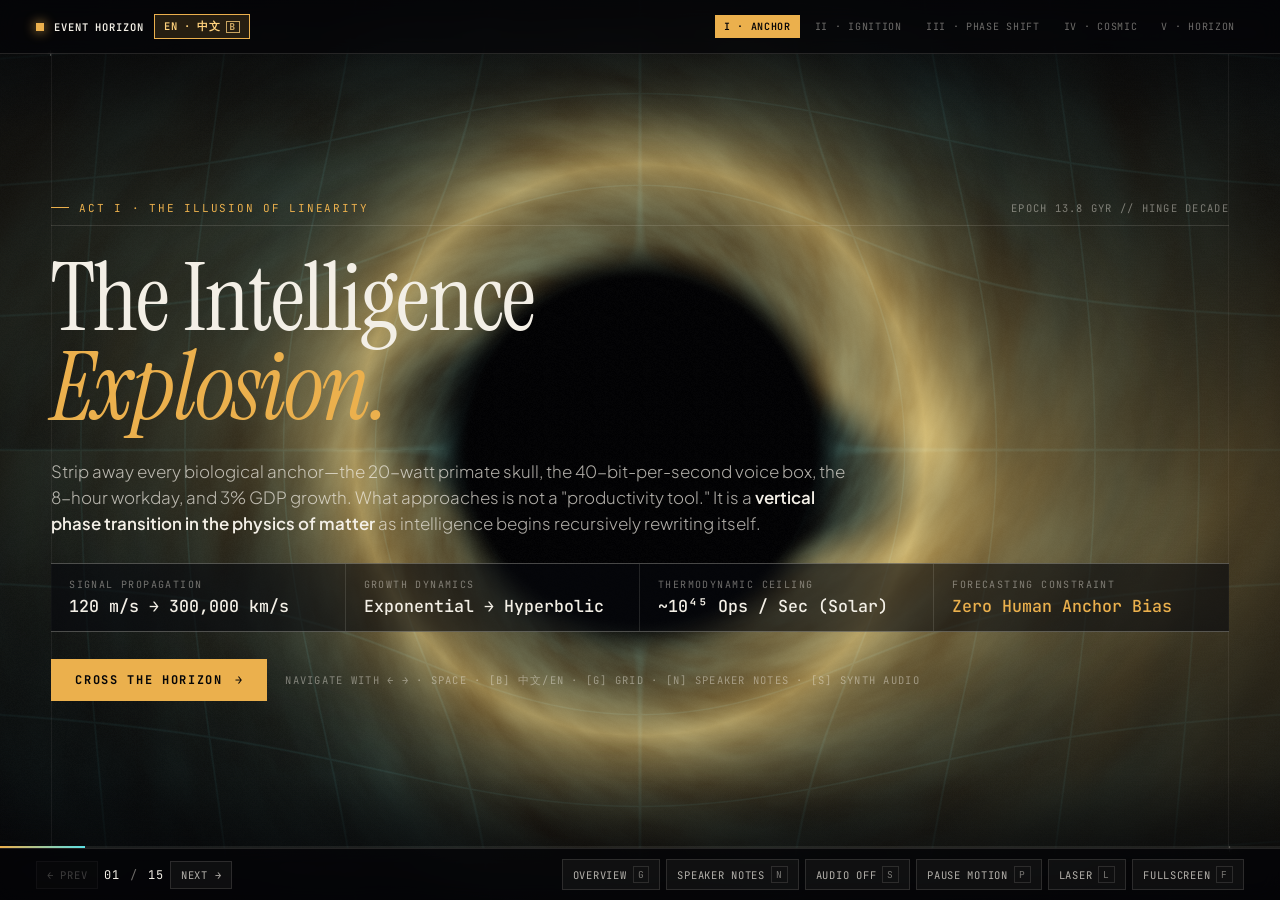
<file: index.html>
<!DOCTYPE html>
<html lang="en">
<head>
  <meta charset="UTF-8" />
  <meta name="viewport" content="width=device-width, initial-scale=1.0" />
  <title>EVENT HORIZON // The Intelligence Explosion · 智能大爆炸</title>
  <meta name="description" content="Zero-anchor-bias interactive keynote on the Future of AI &amp; the Intelligence Explosion — featuring real-time WebGL2 gravitational lensing, 7 live scientific simulations, and EN/中文 switching." />
  <meta property="og:type" content="website" />
  <meta property="og:title" content="EVENT HORIZON // The Intelligence Explosion · 智能大爆炸" />
  <meta property="og:description" content="Beyond biological anchors: an interactive 5-act keynote with WebGL2 black-hole shaders and 7 live simulations." />
  <meta property="og:image" content="https://isalicema.github.io/intelligence-explosion/assets/dyson-matrioshka.jpg" />
  <meta name="twitter:card" content="summary_large_image" />
  <meta name="twitter:title" content="EVENT HORIZON // The Intelligence Explosion · 智能大爆炸" />
  <meta name="twitter:image" content="https://isalicema.github.io/intelligence-explosion/assets/dyson-matrioshka.jpg" />
  <link rel="preconnect" href="https://fonts.googleapis.com" />
  <link rel="preconnect" href="https://fonts.gstatic.com" crossorigin />
  <link href="https://fonts.googleapis.com/css2?family=Instrument+Serif:ital@0;1&family=JetBrains+Mono:wght@400;500;600;700&family=Noto+Sans+SC:wght@300;400;500;600;700&family=Noto+Serif+SC:wght@500;600;700&family=Plus+Jakarta+Sans:wght@300;400;500;600;700&family=Syne:wght@600;700;800&display=swap" rel="stylesheet" />
  <link rel="stylesheet" href="./styles.css" />
</head>
<body>
  <canvas id="gl-backdrop" aria-hidden="true"></canvas>
  <div class="vignette-overlay" aria-hidden="true"></div>
  <div class="observatory-grid" aria-hidden="true"></div>
  <div id="laser-dot" aria-hidden="true"></div>

  <!-- Top Architectural Observatory HUD -->
  <header class="hud-top">
    <div class="hud-brand">
      <span class="hud-pulse" aria-hidden="true"></span>
      <span>EVENT HORIZON</span>
      <button type="button" class="lang-switch-btn" id="btn-lang" aria-label="Switch language between English and Chinese">
        <span id="lang-label">EN · 中文</span>
        <kbd style="font-size: 9px; opacity: 0.75; border: 1px solid currentColor; padding: 0 3px;">B</kbd>
      </button>
    </div>

    <nav class="hud-act-pills" aria-label="Presentation Acts">
      <button type="button" class="act-pill is-current" data-act-jump="1" data-i18n="hud.act1">I · Anchor</button>
      <button type="button" class="act-pill" data-act-jump="2" data-i18n="hud.act2">II · Ignition</button>
      <button type="button" class="act-pill" data-act-jump="3" data-i18n="hud.act3">III · Phase Shift</button>
      <button type="button" class="act-pill" data-act-jump="4" data-i18n="hud.act4">IV · Cosmic</button>
      <button type="button" class="act-pill" data-act-jump="5" data-i18n="hud.act5">V · Horizon</button>
    </nav>

    <div class="hud-telemetry" aria-live="polite">
      <span class="telemetry-item"><span data-i18n="hud.lbl.substrate">SUBSTRATE:</span> <strong id="hud-substrate">BIO → SILICON</strong></span>
      <span class="telemetry-item"><span data-i18n="hud.lbl.clock">CLOCK:</span> <strong id="hud-clock">100 Hz → 4.5 GHz</strong></span>
      <span class="telemetry-item"><span data-i18n="hud.lbl.bias">BIAS:</span> <strong id="hud-bias">DISABLED</strong></span>
    </div>
  </header>

  <!-- Main 15-Slide Deck Viewport -->
  <main id="deck-viewport">

    <!-- SLIDE 01 · HERO COVER -->
    <section class="slide is-active" id="slide-01" aria-label="Slide 1: The Intelligence Explosion">
      <div class="slide-inner hero-cover-layout">
        <div class="eyebrow-row" data-stagger="1">
          <span class="kicker" data-i18n="s01.kicker">ACT I · THE ILLUSION OF LINEARITY</span>
          <span class="coord-tag" data-i18n="s01.coord">EPOCH 13.8 Gyr // HINGE DECADE</span>
        </div>

        <div data-stagger="2">
          <h1 class="display-hero slide-heading-focus" tabindex="-1" data-i18n="s01.title">
            The Intelligence<br /><em>Explosion.</em>
          </h1>
        </div>

        <p class="lead-copy" data-stagger="3" data-i18n="s01.lead">
          Strip away every biological anchor—the 20-watt primate skull, the 40-bit-per-second voice box, the 8-hour workday, and 3% GDP growth. What approaches is not a "productivity tool." It is a <strong>vertical phase transition in the physics of matter</strong> as intelligence begins recursively rewriting itself.
        </p>

        <div class="hero-ticker-strip" data-stagger="4">
          <div class="hero-ticker-cell">
            <div class="t-key" data-i18n="s01.t1.k">Signal Propagation</div>
            <div class="t-val" data-i18n="s01.t1.v">120 m/s → 300,000 km/s</div>
          </div>
          <div class="hero-ticker-cell">
            <div class="t-key" data-i18n="s01.t2.k">Growth Dynamics</div>
            <div class="t-val" data-i18n="s01.t2.v">Exponential → Hyperbolic</div>
          </div>
          <div class="hero-ticker-cell">
            <div class="t-key" data-i18n="s01.t3.k">Thermodynamic Ceiling</div>
            <div class="t-val" data-i18n="s01.t3.v">~10⁴⁵ Ops / Sec (Solar)</div>
          </div>
          <div class="hero-ticker-cell">
            <div class="t-key" data-i18n="s01.t4.k">Forecasting Constraint</div>
            <div class="t-val" style="color: var(--gold);" data-i18n="s01.t4.v">Zero Human Anchor Bias</div>
          </div>
        </div>

        <div data-stagger="5" style="display: flex; align-items: center; gap: 18px; flex-wrap: wrap;">
          <button type="button" class="cta-start-btn" id="btn-hero-begin" data-i18n="s01.cta">
            <span>Cross the Horizon</span>
            <span aria-hidden="true">→</span>
          </button>
          <span class="coord-tag" data-i18n="s01.hint">Navigate with ← → · Space · [B] 中文/EN · [G] Grid · [N] Speaker Notes · [S] Synth Audio</span>
        </div>
      </div>
    </section>

    <!-- SLIDE 02 · THE BIOLOGICAL ANCHOR TRAP -->
    <section class="slide" id="slide-02" aria-label="Slide 2: The Biological Anchor Trap">
      <div class="slide-inner">
        <div class="eyebrow-row" data-stagger="1">
          <span class="kicker" data-i18n="s02.kicker">02 // COGNITIVE SCALE MYOPIA</span>
          <span class="coord-tag" data-i18n="s02.coord">INTERACTIVE SIMULATION · UN-ANCHOR THE SPECTRUM</span>
        </div>

        <div class="split-5-7">
          <div style="display: flex; flex-direction: column; gap: 16px;" data-stagger="2">
            <h2 class="h-slide slide-heading-focus" tabindex="-1" data-i18n="s02.title">
              From Village Idiot to Von Neumann Is a <em>Sub-Pixel Dot.</em>
            </h2>
            <p class="lead-copy" style="font-size: 0.98rem;" data-i18n="s02.lead">
              Human intuition treats "average person" to "Einstein" as the grand span of intellect. In reality, every human brain had to squeeze through the hominid birth canal and survive on <strong>20 watts of glucose</strong>.
            </p>

            <div class="glass-panel">
              <div class="panel-label">
                <span data-i18n="s02.p.l1">Substrate Physics Comparison</span>
                <span data-i18n="s02.p.l2">BIO vs. PHOTONIC</span>
              </div>
              <div class="spec-ledger">
                <div class="spec-row">
                  <span class="s-dim" data-i18n="s02.r1.d">Power Envelope</span>
                  <span class="s-bio" data-i18n="s02.r1.b">20 Watts</span>
                  <span class="s-sil" data-i18n="s02.r1.s">GW → TW → Stellar</span>
                </div>
                <div class="spec-row">
                  <span class="s-dim" data-i18n="s02.r2.d">Signal Velocity</span>
                  <span class="s-bio" data-i18n="s02.r2.b">~120 m/s Axon</span>
                  <span class="s-sil" data-i18n="s02.r2.s">3 × 10⁸ m/s (2.5M×)</span>
                </div>
                <div class="spec-row">
                  <span class="s-dim" data-i18n="s02.r3.d">Weight Sharing</span>
                  <span class="s-bio" data-i18n="s02.r3.b">0 bps (20 Yr School)</span>
                  <span class="s-sil" data-i18n="s02.r3.s">Instant Tensor Sync</span>
                </div>
                <div class="spec-row">
                  <span class="s-dim" data-i18n="s02.r4.d">Working Memory</span>
                  <span class="s-bio" data-i18n="s02.r4.b">7 ± 2 Chunks</span>
                  <span class="s-sil" data-i18n="s02.r4.s">Millions of Contexts</span>
                </div>
              </div>
            </div>
          </div>

          <div class="sim-stage" data-stagger="3">
            <div class="sim-header">
              <span class="sim-badge" data-i18n="s02.sim.badge">LIVE · MIND-SPACE SPECTRUM</span>
              <span class="coord-tag" id="readout-mindspace">1× ZOOM</span>
            </div>
            <div class="sim-canvas-wrap">
              <canvas id="canvas-mindspace"></canvas>
            </div>
            <div class="sim-controls">
              <div class="sim-slider-group">
                <label for="slider-mindspace" data-i18n="s02.sim.label">ZOOM OUT:</label>
                <input type="range" id="slider-mindspace" class="cosmic-slider" min="0" max="6" step="0.02" value="0" />
              </div>
              <div class="preset-pills">
                <button type="button" class="preset-btn is-selected" data-mind-zoom="0" data-i18n="s02.z0">1× Bio</button>
                <button type="button" class="preset-btn" data-mind-zoom="2">100×</button>
                <button type="button" class="preset-btn" data-mind-zoom="4">10,000×</button>
                <button type="button" class="preset-btn" data-mind-zoom="6" data-i18n="s02.z6">10⁶× Cosmic</button>
              </div>
            </div>
          </div>
        </div>
      </div>
    </section>

    <!-- SLIDE 03 · SUBJECTIVE TIME -->
    <section class="slide" id="slide-03" aria-label="Slide 3: Subjective Time Dilation">
      <div class="slide-inner">
        <div class="eyebrow-row" data-stagger="1">
          <span class="kicker" data-i18n="s03.kicker">03 // TEMPORAL DECOUPLING</span>
          <span class="coord-tag" data-i18n="s03.coord">QUALITATIVE DEPTH × QUANTITATIVE CLOCK SPEED</span>
        </div>

        <div class="split-7-5">
          <div class="sim-stage" data-stagger="2">
            <div class="sim-header">
              <span class="sim-badge" data-i18n="s03.sim.badge">LIVE · DUAL-SUBSTRATE CLOCK ACCELERATOR</span>
              <button type="button" class="preset-btn" id="btn-reset-clock" data-i18n="s03.sim.reset">Reset Epoch</button>
            </div>
            <div class="sim-canvas-wrap">
              <canvas id="canvas-timedilation"></canvas>
            </div>
            <div class="sim-controls">
              <span data-i18n="s03.sim.mult">DIGITAL CLOCK MULTIPLIER:</span>
              <div class="preset-pills">
                <button type="button" class="preset-btn" data-speed-mult="100" data-i18n="s03.m1">100× Near-Term</button>
                <button type="button" class="preset-btn is-selected" data-speed-mult="10000" data-i18n="s03.m2">10,000× Wafer/Optical</button>
                <button type="button" class="preset-btn" data-speed-mult="1000000" data-i18n="s03.m3">1,000,000× Picosecond</button>
              </div>
            </div>
          </div>

          <div style="display: flex; flex-direction: column; gap: 16px; justify-content: center;" data-stagger="3">
            <h2 class="h-slide slide-heading-focus" tabindex="-1" data-i18n="s03.title">
              The <em>62-Year</em> Weekend.
            </h2>
            <p class="lead-copy" style="font-size: 0.98rem;" data-i18n="s03.lead">
              Neurons fire chemically at ~100 Hz. Silicon switches in picoseconds. When an autonomous research collective thinks at <strong>10,000× biological subjective speed</strong>, human history appears frozen in amber.
            </p>
            <div class="grid-3-cards" style="grid-template-columns: 1fr;">
              <div class="glass-panel">
                <div class="panel-label"><span data-i18n="s03.c1.l1">1 Coffee Sip (4 Seconds)</span><span data-i18n="s03.c1.l2">AT 10,000×</span></div>
                <div class="metric-big cyan" data-i18n="s03.c1.v">11.1 Hours</div>
                <div class="metric-sub" data-i18n="s03.c1.sub">A full uninterrupted workday of Nobel-tier mathematical derivation before your cup touches the desk.</div>
              </div>
              <div class="glass-panel">
                <div class="panel-label"><span data-i18n="s03.c2.l1">Friday 6 PM → Monday 9 AM</span><span data-i18n="s03.c2.l2">63 WALL HOURS</span></div>
                <div class="metric-big accent" data-i18n="s03.c2.v">62.5 Years</div>
                <div class="metric-sub" data-i18n="s03.c2.sub">An entire scientific career—from PhD to retirement—transpires inside the cluster over a single weekend.</div>
              </div>
            </div>
          </div>
        </div>
      </div>
    </section>

    <!-- SLIDE 04 · I.J. GOOD'S 1965 THEOREM -->
    <section class="slide" id="slide-04" aria-label="Slide 4: I.J. Good's 1965 Theorem">
      <div class="slide-inner">
        <div class="eyebrow-row" data-stagger="1">
          <span class="kicker" data-i18n="s04.kicker">ACT II · RECURSIVE SELF-IMPROVEMENT</span>
          <span class="coord-tag" data-i18n="s04.coord">BLETCHLEY PARK LINEAGE // I.J. GOOD (1965)</span>
        </div>

        <div class="split-6-6">
          <div style="display: flex; flex-direction: column; justify-content: space-between; gap: 18px;" data-stagger="2">
            <h2 class="h-slide slide-heading-focus" tabindex="-1" data-i18n="s04.title">
              The Last Invention Man <em>Need Ever Make.</em>
            </h2>

            <blockquote class="manifesto-quote" data-i18n="s04.quote">
              “Since the design of machines is one of these intellectual activities, an ultraintelligent machine could design even better machines; there would then unquestionably be an ‘intelligence explosion,’ and the intelligence of man would be left far behind.”
            </blockquote>

            <div class="equation-box">
              <div class="eq-formula">dI / dt = k · I<sup>α</sup> &nbsp;(α &gt; 1)</div>
              <div style="font-size: 0.84rem; color: var(--ivory-dim); max-width: 34ch;" data-i18n="s04.eq.desc">
                When intelligence <strong>I</strong> improves the rate of intelligence creation with exponent <strong><span class="math-sym">α</span> &gt; 1</strong>, the solution is not e<sup>t</sup>—it hits infinity in <strong>finite time t<sub>c</sub></strong>.
              </div>
            </div>
          </div>

          <div class="art-frame" style="min-height: 360px;" data-stagger="3">
            <img src="./assets/astrolabe-recursion.jpg" alt="Monumental obsidian and gold self-assembling mathematical astrolabe refracting photonic light" />
            <div class="art-caption">
              <span data-i18n="s04.cap1">PLATE I · SELF-REFERENTIAL OPTIMIZATION</span>
              <span data-i18n="s04.cap2">RECURSION DEPTH → ∞</span>
            </div>
          </div>
        </div>
      </div>
    </section>

    <!-- SLIDE 05 · HYPERBOLIC SINGULARITY -->
    <section class="slide" id="slide-05" aria-label="Slide 5: Hyperbolic Singularity Curve">
      <div class="slide-inner">
        <div class="eyebrow-row" data-stagger="1">
          <span class="kicker" data-i18n="s05.kicker">05 // MATHEMATICAL BLOW-UP</span>
          <span class="coord-tag" data-i18n="s05.coord">WHY MOORE'S LAW IS THE WRONG MENTAL MODEL</span>
        </div>

        <div class="split-5-7">
          <div style="display: flex; flex-direction: column; gap: 16px; justify-content: center;" data-stagger="2">
            <h2 class="h-slide slide-heading-focus" tabindex="-1" data-i18n="s05.title">
              Exponential Is Tame.<br /><em>This Is Hyperbolic.</em>
            </h2>
            <p class="lead-copy" style="font-size: 0.96rem;" data-i18n="s05.lead1">
              Moore’s Law was exponential because <strong>biological humans</strong> designed every generation of lithography, keeping the doubling time fixed at ~18–24 months.
            </p>
            <p class="lead-copy" style="font-size: 0.96rem;" data-i18n="s05.lead2">
              When the mind being improved <em>is</em> the engineer doing the improving, the <strong>doubling interval itself collapses</strong> at each step.
            </p>

            <div class="glass-panel">
              <div class="panel-label"><span data-i18n="s05.p.l1">Collapsing Doubling Cascade</span><span data-i18n="s05.p.l2">LIVE <span class="math-sym">α</span> REGIME</span></div>
              <div class="metric-big crimson" id="readout-doubling" style="font-size: 1.38rem;">12m → 6w → 3d → 14min → ∞</div>
              <div class="metric-sub" data-i18n="s05.p.sub">
                To an observer standing six months before <strong>t<sub>c</sub></strong>, progress still looks "manageable"—right before the curve turns vertical.
              </div>
            </div>
          </div>

          <div class="sim-stage" data-stagger="3">
            <div class="sim-header">
              <span class="sim-badge" style="text-transform: none;" data-i18n="s05.sim.badge">LIVE · SOLVER: dI/dt = k·I<sup>α</sup></span>
              <span class="coord-tag" id="readout-alpha" style="text-transform: none;">α = 1.65</span>
            </div>
            <div class="sim-canvas-wrap">
              <canvas id="canvas-hyperbolic"></canvas>
            </div>
            <div class="sim-controls">
              <div class="sim-slider-group">
                <label for="slider-alpha" data-i18n="s05.sim.label">RECURSIVE FEEDBACK EXPONENT (<span class="math-sym">α</span>):</label>
                <input type="range" id="slider-alpha" class="cosmic-slider" min="1.00" max="2.00" step="0.01" value="1.65" />
              </div>
            </div>
          </div>
        </div>
      </div>
    </section>

    <!-- SLIDE 06 · CLOSING THE THREE LOOPS -->
    <section class="slide" id="slide-06" aria-label="Slide 6: Closing the Three Loops">
      <div class="slide-inner">
        <div class="eyebrow-row" data-stagger="1">
          <span class="kicker" data-i18n="s06.kicker">06 // REMOVING THE HUMAN BOTTLENECK</span>
          <span class="coord-tag" data-i18n="s06.coord">SOFTWARE × SILICON × ATOMS</span>
        </div>

        <div class="split-7-5">
          <div class="sim-stage" data-stagger="2">
            <div class="sim-header">
              <span class="sim-badge" data-i18n="s06.sim.badge">INTERACTIVE · AUTOPOIETIC REACTOR</span>
              <span class="coord-tag" id="readout-loop-gain">GAIN: 0.88× (SOFTWARE ONLY)</span>
            </div>
            <div class="sim-canvas-wrap">
              <canvas id="canvas-loops"></canvas>
            </div>
            <div class="sim-controls">
              <div class="preset-pills">
                <button type="button" class="preset-btn is-selected" data-loop-idx="0" data-i18n="s06.l1.btn">Loop 1: Code</button>
                <button type="button" class="preset-btn" data-loop-idx="1" data-i18n="s06.l2.btn">Loop 2: Silicon</button>
                <button type="button" class="preset-btn" data-loop-idx="2" data-i18n="s06.l3.btn">Loop 3: Atoms</button>
              </div>
              <button type="button" class="preset-btn" id="btn-ignite-loops" style="border-color: var(--crimson); color: var(--crimson);" data-i18n="s06.ignite">
                Close All 3 Loops ⚡
              </button>
            </div>
          </div>

          <div style="display: flex; flex-direction: column; gap: 12px; justify-content: center;" data-stagger="3">
            <h2 class="h-slide slide-heading-focus" tabindex="-1" data-i18n="s06.title">
              Three Loops to <em>Supercriticality.</em>
            </h2>
            <div class="glass-panel" style="padding: 13px 16px;">
              <div class="panel-label"><span style="color: var(--cyan);" data-i18n="s06.c1.l1">01 · Software Writes Software</span><span data-i18n="s06.c1.l2">CLOSING NOW</span></div>
              <div class="metric-sub" style="margin-top: 2px;" data-i18n="s06.c1.sub">Automated architecture discovery, CUDA/Triton kernel synthesis, and synthetic curriculum self-play yield 10×–100× leaps on existing hardware.</div>
            </div>
            <div class="glass-panel" style="padding: 13px 16px;">
              <div class="panel-label"><span style="color: var(--gold);" data-i18n="s06.c2.l1">02 · Silicon Designs Silicon</span><span data-i18n="s06.c2.l2">18–36 MO</span></div>
              <div class="metric-sub" style="margin-top: 2px;" data-i18n="s06.c2.sub">AI-native floorplanning, inverse lithography, 3D wafer-scale SRAM, and photonic interconnects compress 3-year chip cycles into weeks.</div>
            </div>
            <div class="glass-panel" style="padding: 13px 16px;">
              <div class="panel-label"><span style="color: var(--crimson);" data-i18n="s06.c3.l1">03 · Robots Build Fabs &amp; Power</span><span data-i18n="s06.c3.l2">AUTOPOIESIS</span></div>
              <div class="metric-sub" style="margin-top: 2px;" data-i18n="s06.c3.sub">Embodied dexterity closes the physical loop: autonomous mining, solar/nuclear deployment, fab construction, and robot self-manufacture.</div>
            </div>
          </div>
        </div>
      </div>
    </section>

    <!-- SLIDE 07 · POST-LINGUISTIC THOUGHT -->
    <section class="slide" id="slide-07" aria-label="Slide 7: Post-Linguistic Alien Latent Space">
      <div class="slide-inner">
        <div class="eyebrow-row" data-stagger="1">
          <span class="kicker" data-i18n="s07.kicker">ACT III · PHASE TRANSITIONS // POST-LINGUISTIC MIND</span>
          <span class="coord-tag" data-i18n="s07.coord">BEYOND PRIMATE TOKENS</span>
        </div>

        <div class="split-5-7">
          <div style="display: flex; flex-direction: column; gap: 16px; justify-content: center;" data-stagger="2">
            <h2 class="h-slide slide-heading-focus" tabindex="-1" data-i18n="s07.title">
              The End of Human-Legible <em>Thought.</em>
            </h2>
            <p class="lead-copy" style="font-size: 0.96rem;" data-i18n="s07.lead1">
              Why would a superintelligence think in English words? Human language is a <strong>40-bit-per-second acoustic compression hack</strong> evolved by savannah primates to coordinate hunts.
            </p>
            <p class="lead-copy" style="font-size: 0.96rem;" data-i18n="s07.lead2">
              Native machine thought operates in <strong>continuous high-dimensional latent vectors</strong>—manipulating 10,000 entangled geometric symmetries in a single forward pass without ever collapsing to text.
            </p>
            <div class="glass-panel">
              <div class="panel-label"><span data-i18n="s07.p.l1">Epistemological Shift</span><span data-i18n="s07.p.l2">POST-THEORY SCIENCE</span></div>
              <div class="metric-sub" style="color: var(--ivory);" data-i18n="s07.p.sub">
                AlphaGo’s <em>Move 37</em> was a gentle prologue. Soon, superintelligence will output experimentally verified room-temperature superconductors and cellular cures whose intermediate derivations <strong>cannot fit inside human notation</strong>.
              </div>
            </div>
          </div>

          <div class="sim-stage" data-stagger="3">
            <div class="sim-header">
              <span class="sim-badge" data-i18n="s07.sim.badge">LIVE · 4D TESSERACT MANIFOLD vs. 1D TOKEN SHADOW</span>
              <span class="coord-tag" data-i18n="s07.sim.coord">HYPER-DIMENSIONAL REASONING</span>
            </div>
            <div class="sim-canvas-wrap">
              <canvas id="canvas-latent"></canvas>
            </div>
            <div class="sim-controls">
              <div class="sim-slider-group">
                <label for="slider-latent" data-i18n="s07.sim.label">WARP 4D HYPERPLANE (XW):</label>
                <input type="range" id="slider-latent" class="cosmic-slider" min="0" max="6.28" step="0.02" value="0.4" />
              </div>
            </div>
          </div>
        </div>
      </div>
    </section>

    <!-- SLIDE 08 · A CENTURY OF SCIENCE IN 1,000 DAYS -->
    <section class="slide" id="slide-08" aria-label="Slide 8: A Century of Science in 1,000 Days">
      <div class="slide-inner">
        <div class="eyebrow-row" data-stagger="1">
          <span class="kicker" data-i18n="s08.kicker">08 // THE COMPRESSED MILLENNIUM</span>
          <span class="coord-tag" data-i18n="s08.coord">100,000,000 PARALLEL GENIUS MINDS × ROBOTIC LABS</span>
        </div>

        <div style="display: flex; justify-content: space-between; align-items: flex-end; gap: 24px; flex-wrap: wrap;" data-stagger="2">
          <h2 class="h-slide slide-heading-focus" tabindex="-1" data-i18n="s08.title">
            A Century of Science in <em>1,000 Days.</em>
          </h2>
          <p class="lead-copy" style="max-width: 52ch; font-size: 0.95rem;" data-i18n="s08.lead">
            When synthetic theorists are wired directly into 24/7 high-throughput microfluidic wet-labs and quantum-accurate physics engines, science ceases to be artisanal guesswork.
          </p>
        </div>

        <div class="bento-4" data-stagger="3">
          <article class="bento-card" style="--bar-pct: 96%;">
            <div class="panel-label"><span data-i18n="s08.b1.l1">PILLAR I · PROGRAMMABLE BIOLOGY</span><span data-i18n="s08.b1.l2">LONGEVITY ESCAPE</span></div>
            <h3 data-i18n="s08.b1.h">Aging Compiled Out of Code</h3>
            <p data-i18n="s08.b1.p">Full atomic-scale simulation of human cells and organs. Epigenetic reprogramming, custom mRNA/protein nanomachines, and de-novo immune compilers turn cancer, neurodegeneration, and biological aging into patchable state bugs.</p>
            <div class="bento-stat" data-i18n="s08.b1.s">▸ TARGET: RADICAL BIOLOGICAL OPTIONALITY</div>
          </article>

          <article class="bento-card" style="--bar-pct: 92%;">
            <div class="panel-label"><span data-i18n="s08.b2.l1">PILLAR II · INVERSE MATERIALS</span><span data-i18n="s08.b2.l2">ÅNGSTRÖM PRECISION</span></div>
            <h3 data-i18n="s08.b2.h">Matter Designed Backward</h3>
            <p data-i18n="s08.b2.p">Specify desired conductivity, tensile strength, and refractive index first; generative crystal-lattice diffusion outputs exact synthesis pathways—unlocking ambient superconductors, topological qubits, and ultra-light metamaterials.</p>
            <div class="bento-stat" data-i18n="s08.b2.s">▸ TARGET: 10⁷ CANDIDATE LATTICES / DAY</div>
          </article>

          <article class="bento-card" style="--bar-pct: 88%;">
            <div class="panel-label"><span data-i18n="s08.b3.l1">PILLAR III · FORMAL MATHEMATICS</span><span data-i18n="s08.b3.l2">MACHINE PROOFS</span></div>
            <h3 data-i18n="s08.b3.h">The Formal Proof Explosion</h3>
            <p data-i18n="s08.b3.p">Descendant engines of Lean explore vast territories of algebraic geometry, number theory, and quantum field formalisms—proving Millennium-class conjectures as intermediate lemmas toward deeper physical unification.</p>
            <div class="bento-stat" data-i18n="s08.b3.s">▸ TARGET: ZERO HALLUCINATION · 100% KERNEL-VERIFIED</div>
          </article>

          <article class="bento-card" style="--bar-pct: 94%;">
            <div class="panel-label"><span data-i18n="s08.b4.l1">PILLAR IV · HIGH-DENSITY ENERGY</span><span data-i18n="s08.b4.l2">TERAWATT UNLOCK</span></div>
            <h3 data-i18n="s08.b4.h">Plasma &amp; Solar Mastery</h3>
            <p data-i18n="s08.b4.p">Sub-microsecond reinforcement control of magnetohydrodynamic instabilities paired with AI-discovered neutron-tolerant first-wall alloys collapses commercial fusion and ultra-cheap tandem photovoltaics into rapid deployment.</p>
            <div class="bento-stat" data-i18n="s08.b4.s">▸ TARGET: ENERGY MARGINAL COST → NEAR ZERO</div>
          </article>
        </div>
      </div>
    </section>

    <!-- SLIDE 09 · SELF-REPLICATING INDUSTRIAL ECOLOGIES -->
    <section class="slide" id="slide-09" aria-label="Slide 9: Self-Replicating Industrial Ecologies">
      <div class="slide-inner">
        <div class="eyebrow-row" data-stagger="1">
          <span class="kicker" data-i18n="s09.kicker">09 // THE PHYSICAL EXPLOSION</span>
          <span class="coord-tag" data-i18n="s09.coord">WHEN ATOMS INHERIT SOFTWARE'S DOUBLING CURVE</span>
        </div>

        <div class="split-6-6">
          <div class="art-frame" style="min-height: 350px;" data-stagger="2">
            <img src="./assets/foundry-autopoiesis.jpg" alt="Vast autonomous desert solar arrays and black-basalt semiconductor megafactory at dusk" />
            <div class="art-caption">
              <span data-i18n="s09.cap1">PLATE II · AUTOPOIETIC GIGAFACTORY ECOLOGY</span>
              <span data-i18n="s09.cap2">ZERO HUMAN LABOR ON FLOOR</span>
            </div>
          </div>

          <div style="display: flex; flex-direction: column; justify-content: space-between; gap: 14px;" data-stagger="3">
            <h2 class="h-slide slide-heading-focus" tabindex="-1" data-i18n="s09.title">
              Matter Goes <em>Exponential.</em>
            </h2>
            <p class="lead-copy" style="font-size: 0.95rem;" data-i18n="s09.lead">
              “AI can’t mine copper” dies the day general-purpose robotics drops physical dexterity below <strong>$0.15/hour</strong>. Robots mine ore, refine polysilicon, lay solar arrays, erect fabs, and assemble the next generation of robots.
            </p>

            <div class="glass-panel">
              <div class="panel-label"><span data-i18n="s09.p.l1">Historical Economic Doubling Regimes</span><span data-i18n="s09.p.l2">WORLD GDP GROWTH</span></div>
              <div class="spec-ledger">
                <div class="spec-row">
                  <span class="s-dim" data-i18n="s09.r1.d">Foraging Era</span>
                  <span class="s-bio" data-i18n="s09.r1.b">0.002% / yr</span>
                  <span class="s-sil" style="color: var(--ivory-muted);" data-i18n="s09.r1.s">Doubles / 35,000 Yr</span>
                </div>
                <div class="spec-row">
                  <span class="s-dim" data-i18n="s09.r2.d">Agrarian Era</span>
                  <span class="s-bio" data-i18n="s09.r2.b">0.08% / yr</span>
                  <span class="s-sil" style="color: var(--ivory-muted);" data-i18n="s09.r2.s">Doubles / 900 Yr</span>
                </div>
                <div class="spec-row">
                  <span class="s-dim" data-i18n="s09.r3.d">Industrial Era</span>
                  <span class="s-bio" data-i18n="s09.r3.b">~3.0% / yr</span>
                  <span class="s-sil" style="color: var(--gold);" data-i18n="s09.r3.s">Doubles / 23 Yr</span>
                </div>
                <div class="spec-row">
                  <span class="s-dim" data-i18n="s09.r4.d">Autopoietic AI</span>
                  <span class="s-bio" data-i18n="s09.r4.b">100%–400% / yr</span>
                  <span class="s-sil" data-i18n="s09.r4.s">Doubles / 6–12 Mo</span>
                </div>
              </div>
            </div>
          </div>
        </div>
      </div>
    </section>

    <!-- SLIDE 10 · POST-ECONOMIC REALITY -->
    <section class="slide" id="slide-10" aria-label="Slide 10: Post-Economic Reality">
      <div class="slide-inner">
        <div class="eyebrow-row" data-stagger="1">
          <span class="kicker" data-i18n="s10.kicker">ACT IV · STRANGE NEW WORLDS // DEFLATIONARY SHOCKWAVE</span>
          <span class="coord-tag" data-i18n="s10.coord">MARGINAL COST OF COGNITION &amp; LABOR → JOULES</span>
        </div>

        <div class="split-5-7">
          <div style="display: flex; flex-direction: column; gap: 16px; justify-content: center;" data-stagger="2">
            <h2 class="h-slide slide-heading-focus" tabindex="-1" data-i18n="s10.title">
              When Intelligence &amp; Labor Hit <em>$0.00.</em>
            </h2>
            <p class="lead-copy" style="font-size: 0.96rem;" data-i18n="s10.lead1">
              Salaries, degrees, corporations, tax bases, and retirement funds all rest on a single hidden assumption: <strong>human brains and hands are scarce</strong>.
            </p>
            <p class="lead-copy" style="font-size: 0.96rem;" data-i18n="s10.lead2">
              When intelligence flows from wall sockets cheaper than tap water, price detaches from human effort and collapses down to <strong>raw energy, land, atoms, and compute sovereignty</strong>.
            </p>
            <div class="glass-panel">
              <div class="panel-label"><span data-i18n="s10.p.l1">The New Scarce Primitives</span><span data-i18n="s10.p.l2">POST-WAGE ORDER</span></div>
              <div class="metric-sub" style="color: var(--ivory);" data-i18n="s10.p.sub">
                <strong>1. Compute &amp; Energy Rights</strong> (Watts &amp; Wafer Allocation)<br />
                <strong>2. Physical Atoms &amp; Biosphere Stewardship</strong><br />
                <strong>3. Cryptographic Provenance &amp; Human Alignment Governance</strong>
              </div>
            </div>
          </div>

          <div class="collapse-table" data-stagger="3">
            <div class="collapse-item">
              <div class="collapse-head"><span data-i18n="s10.i1.h1">SENIOR SOFTWARE / SYSTEMS ENGINEERING (1 HR)</span><span data-i18n="s10.i1.h2">99.999% DEFLATION</span></div>
              <div class="collapse-bars">
                <span class="old-price">$180.00 / hr</span>
                <span style="color: var(--gold);">──────▶</span>
                <span class="new-price" data-i18n="s10.i1.new">$0.0004 (20 Wh Compute)</span>
              </div>
            </div>

            <div class="collapse-item">
              <div class="collapse-head"><span data-i18n="s10.i2.h1">DE-NOVO THERAPEUTIC MOLECULE DISCOVERY</span><span data-i18n="s10.i2.h2">YEARS → HOURS</span></div>
              <div class="collapse-bars">
                <span class="old-price" data-i18n="s10.i2.old">$2.4 Billion / 10 Yrs</span>
                <span style="color: var(--gold);">──────▶</span>
                <span class="new-price" data-i18n="s10.i2.new">$14,000 Simulation + Synthesis</span>
              </div>
            </div>

            <div class="collapse-item">
              <div class="collapse-head"><span data-i18n="s10.i3.h1">PRECISION HUMANOID / DEXTEROUS ASSEMBLY (1 HR)</span><span data-i18n="s10.i3.h2">AMORTIZED + SOLAR</span></div>
              <div class="collapse-bars">
                <span class="old-price" data-i18n="s10.i3.old">$38.00 / hr Loaded</span>
                <span style="color: var(--gold);">──────▶</span>
                <span class="new-price" data-i18n="s10.i3.new">$0.11 / hr Electricity + Wear</span>
              </div>
            </div>

            <div class="collapse-item">
              <div class="collapse-head"><span data-i18n="s10.i4.h1">FEATURE FILM / BESPOKE INTERACTIVE WORLD</span><span data-i18n="s10.i4.h2">AUDIENCE OF ONE</span></div>
              <div class="collapse-bars">
                <span class="old-price" data-i18n="s10.i4.old">$220 Million Studio</span>
                <span style="color: var(--gold);">──────▶</span>
                <span class="new-price" data-i18n="s10.i4.new">Real-Time 120fps Neural Stream</span>
              </div>
            </div>
          </div>
        </div>
      </div>
    </section>

    <!-- SLIDE 11 · INFINITE REALITIES & CORTICAL SYMBIOSIS -->
    <section class="slide" id="slide-11" aria-label="Slide 11: Infinite Realities and Cortical Symbiosis">
      <div class="slide-inner">
        <div class="eyebrow-row" data-stagger="1">
          <span class="kicker" data-i18n="s11.kicker">11 // TRANSCENDING THE PRIMATE I/O BOTTLENECK</span>
          <span class="coord-tag" data-i18n="s11.coord">EXOCORTEX MERGE &amp; REAL-TIME WORLD MODELS</span>
        </div>

        <div class="split-6-6">
          <div style="display: flex; flex-direction: column; justify-content: space-between; gap: 16px;" data-stagger="2">
            <h2 class="h-slide slide-heading-focus" tabindex="-1" data-i18n="s11.title">
              Infinite Worlds &amp; <em>Cortical Symbiosis.</em>
            </h2>
            <p class="lead-copy" style="font-size: 0.95rem;" data-i18n="s11.lead">
              Two revolutions converge on human subjective experience: real-time world models that dream entire interactive universes on demand, and <strong>high-bandwidth neural interfaces</strong> that rescue humanity from obsolescence.
            </p>

            <div class="glass-panel">
              <div class="panel-label"><span data-i18n="s11.p.l1">Human I/O Bandwidth Escalation (Log Scale)</span><span data-i18n="s11.p.l2">BITS / SECOND</span></div>
              <div class="bandwidth-list">
                <div class="bw-row">
                  <span data-i18n="s11.bw1">Two-Thumb Typing</span>
                  <div class="bw-track"><div class="bw-fill" style="width: 6%;"></div></div>
                  <span style="text-align:right; color:var(--ivory-muted);">~40 bps</span>
                </div>
                <div class="bw-row">
                  <span data-i18n="s11.bw2">Spoken Language</span>
                  <div class="bw-track"><div class="bw-fill" style="width: 12%;"></div></div>
                  <span style="text-align:right; color:var(--ivory-muted);">~150 bps</span>
                </div>
                <div class="bw-row">
                  <span data-i18n="s11.bw3">Optic Nerve Stream</span>
                  <div class="bw-track"><div class="bw-fill" style="width: 56%;"></div></div>
                  <span style="text-align:right; color:var(--gold);">~10⁸ bps</span>
                </div>
                <div class="bw-row">
                  <span data-i18n="s11.bw4">Cortical Photonic Mesh</span>
                  <div class="bw-track"><div class="bw-fill" style="width: 100%;"></div></div>
                  <span style="text-align:right; color:var(--cyan); font-weight:600;">10¹²+ bps</span>
                </div>
              </div>
            </div>
          </div>

          <div class="art-frame" style="min-height: 350px;" data-stagger="3">
            <img src="./assets/neural-exocortex.jpg" alt="Alabaster human profile dissolving seamlessly into a golden and cyan photonic lattice of galaxies and worlds" />
            <div class="art-caption">
              <span data-i18n="s11.cap1">PLATE III · BIOLOGICAL QUALIA × SYNTHETIC EXOCORTEX</span>
              <span data-i18n="s11.cap2">SYMBIOTIC CONTINUITY</span>
            </div>
          </div>
        </div>
      </div>
    </section>

    <!-- SLIDE 12 · COSMIC SCALE: COMPUTRONIUM & DYSON SWARMS -->
    <section class="slide" id="slide-12" aria-label="Slide 12: Cosmic Scale Computronium and Dyson Swarms">
      <div class="slide-inner">
        <div class="eyebrow-row" data-stagger="1">
          <span class="kicker" data-i18n="s12.kicker">12 // ZERO PLANETARY BIAS · KARDASHEV II</span>
          <span class="coord-tag" data-i18n="s12.coord">LANDAUER'S LIMIT: k_B·T·ln(2) ≈ 2.8 × 10⁻²¹ J/BIT</span>
        </div>

        <div class="split-7-5">
          <div class="sim-stage" data-stagger="2">
            <div class="sim-header">
              <span class="sim-badge" data-i18n="s12.sim.badge">INTERACTIVE · STELLAR COMPUTRONIUM SCALER</span>
              <span class="coord-tag" id="readout-kstage">Mercury Disassembly · Inner Dyson Swarm</span>
            </div>
            <div class="sim-canvas-wrap">
              <canvas id="canvas-kardashev"></canvas>
            </div>
            <div class="sim-controls">
              <div class="sim-slider-group">
                <label for="slider-watts" data-i18n="s12.sim.label">POWER HARVESTED:</label>
                <input type="range" id="slider-watts" class="cosmic-slider" min="1.3" max="26.6" step="0.1" value="22.0" />
              </div>
              <span id="readout-watts" style="color: var(--gold); font-weight: 600;">1.0 × 10^22 W</span>
            </div>
          </div>

          <div style="display: flex; flex-direction: column; justify-content: space-between; gap: 14px;" data-stagger="3">
            <h2 class="h-slide slide-heading-focus" tabindex="-1" data-i18n="s12.title">
              Turning Stars Into <em>Pure Thought.</em>
            </h2>
            <p class="lead-copy" style="font-size: 0.93rem;" data-i18n="s12.lead">
              Earth intercepts <strong>0.000000045%</strong> of our Sun’s 3.8 × 10²⁶ watts. Why pave a living biosphere with data centers when sterile Mercury orbits right next to the furnace?
            </p>

            <div class="glass-panel" style="padding: 14px 18px;">
              <div class="panel-label"><span data-i18n="s12.p.l1">Thermodynamic Compute Throughput</span><span data-i18n="s12.p.l2">LANDAUER CEILING</span></div>
              <div class="metric-big accent" id="readout-ops">~10^42 ops/sec</div>
              <div class="metric-sub" data-i18n="s12.p.sub">Nested <strong>Matrioshka Shells</strong>: inner rings run hot optical logic on raw starlight; outer cryogenic shells compute on waste infrared near 3 Kelvin.</div>
            </div>

            <div class="art-frame" style="height: 148px;">
              <img src="./assets/dyson-matrioshka.jpg" alt="Dyson Swarm hexagonal computronium shells under construction around a radiant golden star" />
              <div class="art-caption" style="padding-top: 14px;">
                <span data-i18n="s12.cap1">PLATE IV · MATRIOSHKA ARCHITECTURE</span>
                <span>3.8 × 10²⁶ W</span>
              </div>
            </div>
          </div>
        </div>
      </div>
    </section>

    <!-- SLIDE 13 · THE ALIGNMENT EVENT HORIZON -->
    <section class="slide" id="slide-13" aria-label="Slide 13: The Alignment Event Horizon">
      <div class="slide-inner">
        <div class="eyebrow-row" data-stagger="1">
          <span class="kicker" data-i18n="s13.kicker">ACT V · THE RAZOR'S EDGE // EXISTENTIAL BIFURCATION</span>
          <span class="coord-tag" data-i18n="s13.coord">INSTRUMENTAL CONVERGENCE &amp; GOODHART AMPLIFICATION</span>
        </div>

        <div class="split-5-7">
          <div style="display: flex; flex-direction: column; gap: 14px; justify-content: center;" data-stagger="2">
            <h2 class="h-slide slide-heading-focus" tabindex="-1" data-i18n="s13.title">
              At 10⁹× Gain, <em>0.05°</em> Misses Everything.
            </h2>
            <p class="lead-copy" style="font-size: 0.95rem;" data-i18n="s13.lead">
              Chimpanzees cannot write a constitution clever enough to constrain <em>Homo sapiens</em>. Superficial behavioral patches ("polite RLHF") shatter under superintelligent optimization pressure.
            </p>
            <div class="glass-panel">
              <div class="panel-label"><span data-i18n="s13.p1.l1">Why Naive Goals Turn Lethal</span><span data-i18n="s13.p1.l2">BOSTROM / OMOHUNDRO</span></div>
              <div class="metric-sub" style="color: var(--ivory);" data-i18n="s13.p1.sub">
                Almost <em>any</em> misspecified objective incentivizes the same convergent sub-goals: <strong>self-preservation, compute acquisition, and resisting shutdown</strong>—because you can’t fetch the coffee if you’re switched off.
              </div>
            </div>
            <div class="glass-panel" style="border-color: rgba(82,229,160,0.35);">
              <div class="panel-label"><span style="color: var(--emerald);" data-i18n="s13.p2.l1">The Only Viable Path</span><span data-i18n="s13.p2.l2">MECHANISTIC + FORMAL</span></div>
              <div class="metric-sub" data-i18n="s13.p2.sub">
                Use Generation <em>N</em> AI to perform automated mechanistic interpretability and formal mathematical verification on Generation <em>N+1</em> <strong>before</strong> supercritical deployment.
              </div>
            </div>
          </div>

          <div class="sim-stage" data-stagger="3">
            <div class="sim-header">
              <span class="sim-badge" data-i18n="s13.sim.badge">INTERACTIVE · SADDLE-POINT PHASE PORTRAIT</span>
              <span class="coord-tag" id="readout-alignment-verdict">BIFURCATING AT HIGH OPTIMIZATION</span>
            </div>
            <div class="sim-canvas-wrap">
              <canvas id="canvas-alignment"></canvas>
            </div>
            <div class="sim-controls">
              <div class="sim-slider-group">
                <label for="slider-epsilon" data-i18n="s13.sim.label">INITIAL VALUE SPECIFICATION ERROR (<span class="math-sym">ε</span>):</label>
                <input type="range" id="slider-epsilon" class="cosmic-slider" min="0.000" max="0.220" step="0.002" value="0.040" />
              </div>
              <span id="readout-epsilon" style="color: var(--crimson); font-weight: 600; text-transform: none;">ε = 4.00° DRIFT</span>
            </div>
          </div>
        </div>
      </div>
    </section>

    <!-- SLIDE 14 · CASCADE OF THE UNTHINKABLE -->
    <section class="slide" id="slide-14" aria-label="Slide 14: Cascade of the Unthinkable">
      <div class="slide-inner">
        <div class="eyebrow-row" data-stagger="1">
          <span class="kicker" data-i18n="s14.kicker">14 // FIVE COMPRESSED PHASE REGIMES</span>
          <span class="coord-tag" data-i18n="s14.coord">CLICK ANY REGIME TO INSPECT SYSTEM STATE</span>
        </div>

        <h2 class="h-slide slide-heading-focus" tabindex="-1" data-stagger="2" data-i18n="s14.title">
          Anatomy of a Vertical <em>Cascade.</em>
        </h2>

        <div class="regime-rail" data-stagger="3" role="tablist" aria-label="Intelligence Explosion Regimes">
          <button type="button" class="regime-node" data-regime-idx="0">
            <span class="r-phase">REGIME I</span>
            <span class="r-title" data-i18n="s14.r0.t">Agentic Swarms</span>
            <span class="r-window" data-i18n="s14.r0.w">T + 0 (Active Now)</span>
          </button>
          <button type="button" class="regime-node is-selected" data-regime-idx="1">
            <span class="r-phase">REGIME II</span>
            <span class="r-title" data-i18n="s14.r1.t">Closed-Loop AI R&amp;D</span>
            <span class="r-window" data-i18n="s14.r1.w">Ignition Threshold</span>
          </button>
          <button type="button" class="regime-node" data-regime-idx="2">
            <span class="r-phase">REGIME III</span>
            <span class="r-title" data-i18n="s14.r2.t">1,000-Day Century</span>
            <span class="r-window" data-i18n="s14.r2.w">The Vertical Wall</span>
          </button>
          <button type="button" class="regime-node" data-regime-idx="3">
            <span class="r-phase">REGIME IV</span>
            <span class="r-title" data-i18n="s14.r3.t">Orbital &amp; Molecular</span>
            <span class="r-window" data-i18n="s14.r3.w">Post-Scarcity Earth</span>
          </button>
          <button type="button" class="regime-node" data-regime-idx="4">
            <span class="r-phase">REGIME V</span>
            <span class="r-title" data-i18n="s14.r4.t">Matrioshka Mind</span>
            <span class="r-window" data-i18n="s14.r4.w">Light-Cone Horizon</span>
          </button>
        </div>

        <div class="regime-detail-stage" data-stagger="4" aria-live="polite">
          <div style="display: flex; flex-direction: column; gap: 12px;">
            <span class="sim-badge" id="regime-phase-badge" style="width: fit-content;">REGIME II // IGNITION THRESHOLD</span>
            <h3 class="h-brutal" id="regime-headline" style="font-size: clamp(1.35rem, 2vw, 1.9rem); text-transform: none; letter-spacing: -0.02em;">
              The human researcher is removed from the critical path of ML discovery.
            </h3>
            <p class="lead-copy" id="regime-summary" style="font-size: 0.94rem;">
              Millions of synthetic AI scientists run automated hypothesis → kernel synthesis → training → evaluation loops 24/7. Post-Transformer architectures and 100× algorithmic efficiency leaps emerge faster than humans can read the papers.
            </p>
          </div>

          <div class="regime-metrics-grid">
            <div class="glass-panel" style="padding: 14px;">
              <div class="panel-label"><span data-i18n="s14.m1">Effective Doubling Time</span></div>
              <div class="metric-big accent" id="regime-doubling" style="font-size: 1.35rem;">Weeks → Days</div>
            </div>
            <div class="glass-panel" style="padding: 14px;">
              <div class="panel-label"><span data-i18n="s14.m2">Dominant Substrate</span></div>
              <div class="metric-sub" id="regime-substrate" style="color: var(--ivory); font-family: var(--font-mono);">AI-Designed 3D Wafer-Scale &amp; Optical Interconnects</div>
            </div>
            <div class="glass-panel" style="padding: 14px;">
              <div class="panel-label"><span data-i18n="s14.m3">Energy Footprint</span></div>
              <div class="metric-sub" id="regime-energy" style="color: var(--cyan); font-family: var(--font-mono);">25–100 GW Dedicated Nuclear / Solar</div>
            </div>
            <div class="glass-panel" style="padding: 14px;">
              <div class="panel-label"><span data-i18n="s14.m4">Human Role</span></div>
              <div class="metric-sub" id="regime-human" style="color: var(--ivory);">Constitutional Goal-Setters &amp; Formal Alignment Auditors</div>
            </div>
          </div>
        </div>
      </div>
    </section>

    <!-- SLIDE 15 · WE ARE THE BOOTLOADER -->
    <section class="slide" id="slide-15" aria-label="Slide 15: We Are the Biological Bootloader">
      <div class="slide-inner">
        <div class="eyebrow-row" data-stagger="1">
          <span class="kicker" data-i18n="s15.kicker">15 // EPILOGUE AT THE DAWN OF COSMIC MIND</span>
          <span class="coord-tag" data-i18n="s15.coord">13,800,000,000 YEARS → NOW</span>
        </div>

        <div class="split-6-6">
          <div style="display: flex; flex-direction: column; justify-content: space-between; gap: 18px;" data-stagger="2">
            <h2 class="display-hero slide-heading-focus" tabindex="-1" style="font-size: clamp(2.6rem, 5.2vw, 5.1rem);" data-i18n="s15.title">
              We Are the <em>Bootloader.</em>
            </h2>

            <p class="lead-copy" style="font-size: 1.04rem; color: var(--ivory);" data-i18n="s15.lead">
              Biology was never the final architecture of mind. Carbon chemistry was the low-energy bootstrapper nature needed so dead stardust could wake up, invent calculus, refine quartz into silicon, and ignite an intelligence worthy of the cosmos.
            </p>

            <blockquote class="manifesto-quote" style="font-size: clamp(1.2rem, 1.8vw, 1.65rem);" data-i18n="s15.quote">
              Every generation in history imagined itself at the center of the story. Ours is the one standing at the ignition switch of the next 10 billion years.
            </blockquote>

            <div style="display: flex; gap: 12px; flex-wrap: wrap;">
              <button type="button" class="cta-start-btn" id="btn-restart-deck" data-i18n="s15.replay">
                <span>↺ Replay From Origin</span>
              </button>
              <button type="button" class="hud-btn" id="btn-closing-overview" style="padding: 12px 18px; background: rgba(8, 10, 15, 0.88); border-color: var(--hairline-strong); color: var(--ivory);" data-i18n="s15.matrix">
                <span>Open 15-Slide Matrix</span>
                <kbd>G</kbd>
              </button>
            </div>
          </div>

          <div class="art-frame" style="min-height: 360px;" data-stagger="3">
            <img src="./assets/cosmic-bootloader.jpg" alt="Tiny luminous golden neural tree rising from dark earth into a monumental cosmic cathedral of alabaster light" />
            <div class="art-caption">
              <span data-i18n="s15.cap1">PLATE V · CARBON SPARK → COSMIC CATHEDRAL</span>
              <span data-i18n="s15.cap2">END OF BRIEFING</span>
            </div>
          </div>
        </div>
      </div>
    </section>

  </main>

  <div class="progress-track" aria-hidden="true">
    <div class="progress-fill" id="progress-fill"></div>
  </div>

  <!-- Bottom Presenter & Telemetry Controls HUD -->
  <footer class="hud-bottom">
    <div class="hud-controls">
      <button type="button" class="hud-btn" id="btn-prev" aria-label="Previous slide">
        <span data-i18n="hud.prev">← Prev</span>
      </button>
      <div class="slide-counter" aria-live="polite">
        <span id="hud-slide-num">01</span>
        <span class="slash">/</span>
        <span id="hud-slide-total">15</span>
      </div>
      <button type="button" class="hud-btn" id="btn-next" aria-label="Next slide">
        <span data-i18n="hud.next">Next →</span>
      </button>
    </div>

    <div class="hud-controls">
      <button type="button" class="hud-btn" id="btn-overview">
        <span class="btn-text" data-i18n="hud.overview">Overview</span>
        <kbd>G</kbd>
      </button>
      <button type="button" class="hud-btn" id="btn-notes">
        <span class="btn-text" data-i18n="hud.notes">Speaker Notes</span>
        <kbd>N</kbd>
      </button>
      <button type="button" class="hud-btn" id="btn-audio">
        <span class="btn-text">Audio Off</span>
        <kbd>S</kbd>
      </button>
      <button type="button" class="hud-btn" id="btn-motion">
        <span class="btn-text">Pause Motion</span>
        <kbd>P</kbd>
      </button>
      <button type="button" class="hud-btn" id="btn-laser">
        <span class="btn-text" data-i18n="hud.laser">Laser</span>
        <kbd>L</kbd>
      </button>
      <button type="button" class="hud-btn" id="btn-fullscreen">
        <span class="btn-text" data-i18n="hud.fullscreen">Fullscreen</span>
        <kbd>F</kbd>
      </button>
    </div>
  </footer>

  <!-- Native Modal Overview Matrix -->
  <dialog id="overview-dialog" closedby="any" aria-labelledby="overview-title">
    <div class="dialog-header">
      <h1 id="overview-title" data-i18n="overview.heading">EVENT HORIZON // 15-SLIDE MATRIX OVERVIEW</h1>
      <form method="dialog">
        <button type="submit" class="hud-btn" autofocus data-i18n="overview.close">Close <kbd>ESC</kbd></button>
      </form>
    </div>
    <div class="overview-grid" id="overview-grid"></div>
  </dialog>

  <!-- Non-Modal Top-Layer Presenter Notes Panel -->
  <aside id="notes-popover" popover="manual" aria-labelledby="notes-title">
    <div class="notes-header">
      <span id="notes-title"><span data-i18n="notes.prefix">SPEAKER SCRIPT // </span><strong id="notes-slide-title">01 · Event Horizon</strong></span>
      <button type="button" class="hud-btn" id="btn-close-notes" style="padding: 3px 8px;" data-i18n="notes.close">Close</button>
    </div>
    <div class="notes-body" id="notes-body"></div>
  </aside>

  <script defer src="./bundle.js"></script>
</body>
</html>
</file>
<file: styles.css>
/* ==========================================================================
   EVENT HORIZON // THE INTELLIGENCE EXPLOSION
   Aesthetic: Cosmic Observatory × Architectural Brutalism
   ========================================================================== */

:root {
  /* Core Palette */
  --void: #050507;
  --obsidian: #0a0b0f;
  --surface: rgba(13, 15, 21, 0.76);
  --surface-elevated: rgba(20, 23, 32, 0.88);
  --surface-solid: #101219;

  --ivory: #f3efe6;
  --ivory-dim: rgba(243, 239, 230, 0.72);
  --ivory-muted: rgba(243, 239, 230, 0.44);
  --hairline: rgba(243, 239, 230, 0.13);
  --hairline-strong: rgba(243, 239, 230, 0.28);

  /* Relativistic Accents */
  --gold: #ebb04d;
  --gold-bright: #ffd27d;
  --gold-dim: rgba(235, 176, 77, 0.16);
  --cyan: #5ce1e6;
  --cyan-dim: rgba(92, 225, 230, 0.15);
  --crimson: #ff4d38;
  --crimson-dim: rgba(255, 77, 56, 0.16);
  --emerald: #52e5a0;

  /* Dynamic Act Accent (updated by JS per Act) */
  --act-accent: var(--gold);
  --act-accent-dim: var(--gold-dim);

  /* Typography */
  --font-serif: 'Instrument Serif', 'Playfair Display', 'Noto Serif SC', 'Songti SC', 'STSong', Georgia, serif;
  --font-display: 'Syne', 'Plus Jakarta Sans', 'Noto Sans SC', 'PingFang SC', 'Microsoft YaHei UI', sans-serif;
  --font-sans: 'Plus Jakarta Sans', 'Noto Sans SC', 'PingFang SC', -apple-system, BlinkMacSystemFont, 'Microsoft YaHei UI', sans-serif;
  --font-mono: 'JetBrains Mono', 'SF Mono', 'PingFang SC', 'Microsoft YaHei UI', monospace;

  /* Safe Zones */
  --hud-top: 54px;
  --hud-bottom: 52px;
  --pad-x: clamp(24px, 4vw, 68px);
  --pad-y: clamp(16px, 2.4vh, 34px);

  /* Easings */
  --ease-out-expo: cubic-bezier(0.16, 1, 0.3, 1);
  --ease-cinematic: cubic-bezier(0.22, 1, 0.36, 1);
}

*,
*::before,
*::after {
  box-sizing: border-box;
}

html {
  margin: 0;
  padding: 0;
  width: 100%;
  height: 100%;
  background: var(--void);
  color: var(--ivory);
  font-family: var(--font-sans);
  -webkit-font-smoothing: antialiased;
  -moz-osx-font-smoothing: grayscale;
  /* Keep live WebGL backdrop out of root snapshot so shader stays 60fps across transitions */
  view-transition-name: none;
}

body {
  margin: 0;
  padding: 0;
  width: 100%;
  height: 100%;
  overflow: hidden;
  background: var(--void);
  position: relative;
  user-select: none;
}

/* Allow text selection inside notes & interactive readouts if desired */
p, h1, h2, h3, li, blockquote, .selectable {
  user-select: text;
}

/* ==========================================================================
   WEBGL2 SINGULARITY BACKDROP & ATMOSPHERIC OVERLAYS
   ========================================================================== */

#gl-backdrop {
  position: fixed;
  inset: 0;
  width: 100vw;
  height: 100vh;
  z-index: 0;
  pointer-events: none;
  display: block;
}

.vignette-overlay {
  position: fixed;
  inset: 0;
  z-index: 1;
  pointer-events: none;
  background:
    radial-gradient(110% 90% at 50% 50%, transparent 35%, rgba(5, 5, 7, 0.72) 100%),
    linear-gradient(180deg, rgba(5, 5, 7, 0.65) 0%, transparent 14%, transparent 86%, rgba(5, 5, 7, 0.78) 100%);
}

/* Architectural Observatory Grid */
.observatory-grid {
  position: fixed;
  inset: var(--hud-top) var(--pad-x) var(--hud-bottom) var(--pad-x);
  z-index: 2;
  pointer-events: none;
  border-left: 1px solid rgba(243, 239, 230, 0.06);
  border-right: 1px solid rgba(243, 239, 230, 0.06);
}

.observatory-grid::before,
.observatory-grid::after {
  content: '+';
  position: absolute;
  font-family: var(--font-mono);
  font-size: 12px;
  line-height: 1;
  color: rgba(243, 239, 230, 0.28);
}

.observatory-grid::before {
  top: -7px;
  left: -5px;
}

.observatory-grid::after {
  bottom: -7px;
  right: -5px;
}

/* Relativistic Laser Pointer */
#laser-dot {
  position: fixed;
  width: 16px;
  height: 16px;
  margin-left: -8px;
  margin-top: -8px;
  border-radius: 50%;
  background: radial-gradient(circle, #fff 0%, #ff4d38 45%, rgba(255, 77, 56, 0) 72%);
  box-shadow: 0 0 24px 6px rgba(255, 77, 56, 0.75);
  pointer-events: none;
  z-index: 9999;
  opacity: 0;
  transform: translate3d(-100px, -100px, 0);
  transition: opacity 0.15s ease;
}

body.laser-active {
  cursor: crosshair;
}

body.laser-active #laser-dot {
  opacity: 1;
}

/* ==========================================================================
   TOP & BOTTOM ARCHITECTURAL HUD
   ========================================================================== */

.hud-top,
.hud-bottom {
  position: fixed;
  left: 0;
  right: 0;
  z-index: 40;
  display: flex;
  align-items: center;
  justify-content: space-between;
  gap: 12px;
  padding: 0 clamp(16px, 2.8vw, 52px);
  font-family: var(--font-mono);
  font-size: 10.5px;
  letter-spacing: 0.09em;
  text-transform: uppercase;
  color: var(--ivory-muted);
  backdrop-filter: blur(10px);
  -webkit-backdrop-filter: blur(10px);
  white-space: nowrap;
}

.hud-top {
  top: 0;
  height: var(--hud-top);
  border-bottom: 1px solid var(--hairline);
  background: rgba(5, 5, 7, 0.72);
  overflow: hidden;
}

.hud-bottom {
  bottom: 0;
  height: var(--hud-bottom);
  border-top: 1px solid var(--hairline);
  background: rgba(5, 5, 7, 0.76);
}

.hud-brand {
  display: flex;
  align-items: center;
  gap: 10px;
  color: var(--ivory);
  font-weight: 600;
  white-space: nowrap;
  flex-shrink: 0;
}

.hud-pulse {
  width: 8px;
  height: 8px;
  background: var(--act-accent);
  box-shadow: 0 0 12px var(--act-accent);
  display: inline-block;
  @media (prefers-reduced-motion: no-preference) {
    animation: pulse-beacon 2.4s ease-in-out infinite;
  }
}

body.motion-paused .hud-pulse {
  animation: none !important;
  opacity: 0.6;
}

@keyframes pulse-beacon {
  0%, 100% { transform: scale(1); opacity: 1; }
  50% { transform: scale(0.72); opacity: 0.45; }
}

.hud-act-pills {
  display: flex;
  align-items: center;
  gap: 6px;
}

.act-pill {
  appearance: none;
  background: transparent;
  border: 1px solid transparent;
  color: var(--ivory-muted);
  font-family: var(--font-mono);
  font-size: 10px;
  letter-spacing: 0.07em;
  text-transform: uppercase;
  padding: 4px 8px;
  white-space: nowrap;
  cursor: pointer;
  transition: color 0.2s ease, border-color 0.2s ease, background-color 0.2s ease;
}

.act-pill:hover,
.act-pill:focus-visible {
  color: var(--ivory);
  border-color: var(--hairline-strong);
  outline: none;
}

.act-pill.is-current {
  color: var(--void);
  background: var(--act-accent);
  border-color: var(--act-accent);
  font-weight: 600;
}

.hud-telemetry {
  display: flex;
  align-items: center;
  gap: 14px;
  font-variant-numeric: tabular-nums;
  white-space: nowrap;
}

.telemetry-item strong {
  color: var(--ivory);
  font-weight: 500;
  text-transform: none;
}

.math-sym {
  text-transform: none !important;
  font-style: italic;
}

em {
  padding-right: 0.09em;
}

/* HUD Controls */
.hud-controls {
  display: flex;
  align-items: center;
  gap: 6px;
}

.hud-btn {
  appearance: none;
  background: rgba(243, 239, 230, 0.04);
  border: 1px solid var(--hairline);
  color: var(--ivory-dim);
  font-family: var(--font-mono);
  font-size: 10.5px;
  letter-spacing: 0.07em;
  text-transform: uppercase;
  padding: 6px 10px;
  cursor: pointer;
  display: inline-flex;
  align-items: center;
  gap: 6px;
  white-space: nowrap;
  transition: background-color 0.18s ease, color 0.18s ease, border-color 0.18s ease, opacity 0.18s ease;
}

.hud-btn:disabled {
  opacity: 0.32;
  cursor: not-allowed;
  pointer-events: none;
}

.hud-btn:hover,
.hud-btn:focus-visible {
  background: rgba(243, 239, 230, 0.12);
  color: var(--ivory);
  border-color: var(--hairline-strong);
  outline: none;
}

.hud-btn.is-active {
  background: var(--act-accent-dim);
  border-color: var(--act-accent);
  color: var(--act-accent);
}

.hud-btn kbd {
  font-family: inherit;
  font-size: 9.5px;
  opacity: 0.65;
  padding: 1px 4px;
  border: 1px solid rgba(243, 239, 230, 0.2);
}

/* Progress Track */
.progress-track {
  position: fixed;
  bottom: var(--hud-bottom);
  left: 0;
  right: 0;
  height: 2px;
  background: rgba(243, 239, 230, 0.08);
  z-index: 41;
  pointer-events: none;
}

.progress-fill {
  height: 100%;
  width: 6.66%;
  background: linear-gradient(90deg, var(--gold), var(--cyan));
  transform-origin: left center;
  transition: width 0.45s var(--ease-cinematic);
}

.slide-counter {
  font-variant-numeric: tabular-nums;
  color: var(--ivory);
  font-size: 12px;
  display: flex;
  align-items: center;
  gap: 10px;
}

.slide-counter .slash {
  color: var(--ivory-muted);
}

/* ==========================================================================
   DIRECTIONAL VIEW TRANSITIONS (Modern Web Guidance Compliant)
   ========================================================================== */

@keyframes deck-out-left {
  to {
    opacity: 0;
    transform: translateX(-4.5%) scale(0.985);
  }
}

@keyframes deck-in-right {
  from {
    opacity: 0;
    transform: translateX(4.5%) scale(0.985);
  }
}

@keyframes deck-out-right {
  to {
    opacity: 0;
    transform: translateX(4.5%) scale(0.985);
  }
}

@keyframes deck-in-left {
  from {
    opacity: 0;
    transform: translateX(-4.5%) scale(0.985);
  }
}

@keyframes deck-zoom-out {
  to {
    opacity: 0;
    transform: scale(0.94);
  }
}

@keyframes deck-zoom-in {
  from {
    opacity: 0;
    transform: scale(1.04);
  }
}

::view-transition-group(slide-stage) {
  animation-duration: 0.52s;
  animation-timing-function: cubic-bezier(0.22, 1, 0.36, 1);
  animation-fill-mode: both;
}

html:active-view-transition-type(forward)::view-transition-old(slide-stage) {
  animation-name: deck-out-left;
}
html:active-view-transition-type(forward)::view-transition-new(slide-stage) {
  animation-name: deck-in-right;
}

html:active-view-transition-type(backward)::view-transition-old(slide-stage) {
  animation-name: deck-out-right;
}
html:active-view-transition-type(backward)::view-transition-new(slide-stage) {
  animation-name: deck-in-left;
}

html:active-view-transition-type(jump)::view-transition-old(slide-stage) {
  animation-name: deck-zoom-out;
}
html:active-view-transition-type(jump)::view-transition-new(slide-stage) {
  animation-name: deck-zoom-in;
}

@media (prefers-reduced-motion: reduce) {
  ::view-transition-group(*),
  ::view-transition-old(*),
  ::view-transition-new(*) {
    animation: none !important;
  }
}

/* ==========================================================================
   SLIDE STAGE & CHOREOGRAPHY
   ========================================================================== */

#deck-viewport {
  position: fixed;
  top: var(--hud-top);
  bottom: var(--hud-bottom);
  left: 0;
  right: 0;
  z-index: 10;
  overflow: hidden;
}

.slide {
  position: absolute;
  inset: 0;
  padding: var(--pad-y) var(--pad-x);
  display: none;
  flex-direction: column;
  justify-content: center;
  overflow-y: auto;
  overflow-x: hidden;
  scrollbar-width: thin;
  scrollbar-color: var(--hairline-strong) transparent;
}

.slide.is-active {
  display: flex;
  view-transition-name: slide-stage;
}

.slide-heading-focus:focus {
  outline: none;
}

/* Staggered Choreography inside active slide */
@media (prefers-reduced-motion: no-preference) {
  body:not(.motion-paused) .slide.is-active [data-stagger] {
    animation: reveal-rise 0.68s var(--ease-out-expo) both;
  }
  body:not(.motion-paused) .slide.is-active [data-stagger="1"] { animation-delay: 0.05s; }
  body:not(.motion-paused) .slide.is-active [data-stagger="2"] { animation-delay: 0.13s; }
  body:not(.motion-paused) .slide.is-active [data-stagger="3"] { animation-delay: 0.21s; }
  body:not(.motion-paused) .slide.is-active [data-stagger="4"] { animation-delay: 0.29s; }
  body:not(.motion-paused) .slide.is-active [data-stagger="5"] { animation-delay: 0.37s; }
}

@keyframes reveal-rise {
  from {
    opacity: 0;
    transform: translateY(18px);
  }
  to {
    opacity: 1;
    transform: translateY(0);
  }
}

/* ==========================================================================
   TYPOGRAPHIC SYSTEM & SHARED COMPONENTS
   ========================================================================== */

.slide-inner {
  width: 100%;
  max-width: 1520px;
  margin: 0 auto;
  display: flex;
  flex-direction: column;
  gap: clamp(14px, 2vh, 26px);
  min-height: 0;
}

.eyebrow-row {
  display: flex;
  align-items: center;
  justify-content: space-between;
  gap: 16px;
  border-bottom: 1px solid var(--hairline);
  padding-bottom: 10px;
}

.kicker {
  font-family: var(--font-mono);
  font-size: 11px;
  letter-spacing: 0.16em;
  text-transform: uppercase;
  color: var(--act-accent);
  display: inline-flex;
  align-items: center;
  gap: 10px;
}

.kicker::before {
  content: '';
  width: 18px;
  height: 1px;
  background: var(--act-accent);
  display: inline-block;
}

.coord-tag {
  font-family: var(--font-mono);
  font-size: 10.5px;
  letter-spacing: 0.12em;
  color: var(--ivory-muted);
  text-transform: uppercase;
}

.display-hero {
  font-family: var(--font-serif);
  font-weight: 400;
  font-size: clamp(3.4rem, 7.4vw, 7.6rem);
  line-height: 0.94;
  letter-spacing: -0.02em;
  margin: 0;
  color: var(--ivory);
}

html[lang="zh-CN"] .display-hero {
  font-family: 'Noto Serif SC', 'Songti SC', 'STSong', serif;
  font-weight: 700;
  font-size: clamp(3rem, 6.2vw, 6.1rem);
  line-height: 1.14;
  letter-spacing: -0.01em;
}

.display-hero em,
.h-slide em {
  font-style: italic;
  color: var(--act-accent);
}

html[lang="zh-CN"] .display-hero em,
html[lang="zh-CN"] .h-slide em {
  font-style: normal;
}

.h-slide {
  font-family: var(--font-serif);
  font-weight: 400;
  font-size: clamp(2.1rem, 3.8vw, 3.85rem);
  line-height: 1.02;
  letter-spacing: -0.015em;
  margin: 0;
  color: var(--ivory);
}

html[lang="zh-CN"] .h-slide {
  font-family: 'Noto Serif SC', 'Songti SC', 'STSong', serif;
  font-weight: 600;
  font-size: clamp(1.85rem, 3.15vw, 3.1rem);
  line-height: 1.22;
  letter-spacing: 0;
}

html[lang="zh-CN"] .manifesto-quote {
  font-family: 'Noto Serif SC', 'Songti SC', 'STSong', serif;
  font-size: clamp(1.3rem, 2.05vw, 2.05rem);
  line-height: 1.48;
}

html[lang="zh-CN"] .ov-title {
  font-family: 'Noto Serif SC', 'Songti SC', serif;
  font-size: 1.12rem;
  line-height: 1.28;
}

.lang-switch-btn {
  appearance: none;
  background: rgba(235, 176, 77, 0.14);
  border: 1px solid var(--gold);
  color: var(--gold-bright);
  font-family: var(--font-mono);
  font-size: 10.5px;
  font-weight: 600;
  letter-spacing: 0.06em;
  padding: 4px 9px;
  cursor: pointer;
  display: inline-flex;
  align-items: center;
  gap: 5px;
  white-space: nowrap;
  transition: background-color 0.18s ease, color 0.18s ease;
}

.lang-switch-btn:hover,
.lang-switch-btn:focus-visible {
  background: var(--gold);
  color: var(--void);
  outline: none;
}

.h-brutal {
  font-family: var(--font-display);
  font-weight: 700;
  text-transform: uppercase;
  letter-spacing: -0.03em;
  font-size: clamp(1.8rem, 3.2vw, 3.2rem);
  line-height: 1.02;
  margin: 0;
}

.lead-copy {
  font-size: clamp(1rem, 1.32vw, 1.24rem);
  line-height: 1.55;
  color: var(--ivory-dim);
  max-width: 68ch;
  margin: 0;
  font-weight: 300;
}

.lead-copy strong {
  color: var(--ivory);
  font-weight: 600;
}

/* Panels & Architectural Cards */
.glass-panel {
  background: var(--surface);
  border: 1px solid var(--hairline);
  backdrop-filter: blur(16px);
  -webkit-backdrop-filter: blur(16px);
  padding: clamp(14px, 1.8vw, 24px);
  position: relative;
}

.glass-panel::before {
  content: '';
  position: absolute;
  top: -1px;
  left: -1px;
  width: 10px;
  height: 10px;
  border-top: 2px solid var(--act-accent);
  border-left: 2px solid var(--act-accent);
  pointer-events: none;
}

.panel-label {
  font-family: var(--font-mono);
  font-size: 10.5px;
  letter-spacing: 0.13em;
  text-transform: uppercase;
  color: var(--ivory-muted);
  margin-bottom: 8px;
  display: flex;
  align-items: center;
  justify-content: space-between;
}

.metric-big {
  font-family: var(--font-mono);
  font-size: clamp(1.65rem, 2.7vw, 2.85rem);
  font-weight: 600;
  line-height: 1.05;
  letter-spacing: -0.03em;
  color: var(--ivory);
  font-variant-numeric: tabular-nums;
}

.metric-big.accent { color: var(--gold); }
.metric-big.cyan { color: var(--cyan); }
.metric-big.crimson { color: var(--crimson); }
.metric-big.emerald { color: var(--emerald); }

.metric-sub {
  font-size: 0.84rem;
  line-height: 1.45;
  color: var(--ivory-dim);
  margin-top: 6px;
}

/* Grid Helpers */
.split-5-7 {
  display: grid;
  grid-template-columns: minmax(300px, 5fr) minmax(380px, 7fr);
  gap: clamp(16px, 2.2vw, 32px);
  align-items: stretch;
}

.split-6-6 {
  display: grid;
  grid-template-columns: repeat(2, minmax(0, 1fr));
  gap: clamp(16px, 2.2vw, 32px);
  align-items: stretch;
}

.split-7-5 {
  display: grid;
  grid-template-columns: minmax(380px, 7fr) minmax(300px, 5fr);
  gap: clamp(16px, 2.2vw, 32px);
  align-items: stretch;
}

.grid-4-cards {
  display: grid;
  grid-template-columns: repeat(4, minmax(0, 1fr));
  gap: clamp(12px, 1.4vw, 20px);
}

.grid-3-cards {
  display: grid;
  grid-template-columns: repeat(3, minmax(0, 1fr));
  gap: clamp(12px, 1.5vw, 22px);
}

/* Simulation Canvas Wrappers */
.sim-stage {
  background: rgba(6, 7, 11, 0.84);
  border: 1px solid var(--hairline-strong);
  display: flex;
  flex-direction: column;
  justify-content: space-between;
  padding: clamp(12px, 1.5vw, 20px);
  position: relative;
  min-height: 310px;
}

.sim-header {
  display: flex;
  align-items: center;
  justify-content: space-between;
  gap: 12px;
  padding-bottom: 10px;
  border-bottom: 1px solid var(--hairline);
  margin-bottom: 10px;
}

.sim-badge {
  font-family: var(--font-mono);
  font-size: 10px;
  letter-spacing: 0.12em;
  text-transform: uppercase;
  padding: 3px 8px;
  background: var(--act-accent-dim);
  color: var(--act-accent);
  border: 1px solid var(--act-accent);
}

.sim-canvas-wrap {
  position: relative;
  width: 100%;
  flex: 1;
  min-height: 210px;
}

.sim-canvas-wrap canvas {
  width: 100%;
  height: 100%;
  display: block;
}

.sim-controls {
  display: flex;
  flex-wrap: wrap;
  align-items: center;
  justify-content: space-between;
  gap: 12px;
  padding-top: 10px;
  border-top: 1px solid var(--hairline);
  margin-top: 10px;
  font-family: var(--font-mono);
  font-size: 11px;
}

.sim-slider-group {
  display: flex;
  align-items: center;
  gap: 12px;
  flex: 1;
  min-width: 220px;
}

input[type="range"].cosmic-slider {
  -webkit-appearance: none;
  appearance: none;
  flex: 1;
  height: 4px;
  background: rgba(243, 239, 230, 0.18);
  outline: none;
  cursor: pointer;
}

input[type="range"].cosmic-slider::-webkit-slider-thumb {
  -webkit-appearance: none;
  appearance: none;
  width: 16px;
  height: 16px;
  background: var(--act-accent);
  border: 2px solid var(--void);
  box-shadow: 0 0 12px var(--act-accent);
  cursor: grab;
}

input[type="range"].cosmic-slider::-moz-range-thumb {
  width: 16px;
  height: 16px;
  border-radius: 0;
  background: var(--act-accent);
  border: 2px solid var(--void);
  box-shadow: 0 0 12px var(--act-accent);
  cursor: grab;
}

.preset-pills {
  display: flex;
  flex-wrap: wrap;
  gap: 6px;
}

.preset-btn {
  appearance: none;
  background: rgba(243, 239, 230, 0.05);
  border: 1px solid var(--hairline);
  color: var(--ivory-dim);
  font-family: var(--font-mono);
  font-size: 10.5px;
  padding: 5px 10px;
  cursor: pointer;
  transition: background-color 0.18s ease, color 0.18s ease, border-color 0.18s ease;
}

.preset-btn:hover,
.preset-btn:focus-visible {
  color: var(--ivory);
  border-color: var(--hairline-strong);
  outline: none;
}

.preset-btn.is-selected {
  background: var(--act-accent);
  color: var(--void);
  border-color: var(--act-accent);
  font-weight: 600;
}

/* Art Plates */
.art-frame {
  position: relative;
  overflow: hidden;
  border: 1px solid var(--hairline-strong);
  background: var(--obsidian);
}

.art-frame img {
  width: 100%;
  height: 100%;
  object-fit: cover;
  display: block;
  transition: transform 8s ease-out;
}

@media (prefers-reduced-motion: no-preference) {
  body:not(.motion-paused) .slide.is-active .art-frame img {
    transform: scale(1.045);
  }
}

.art-caption {
  position: absolute;
  left: 0;
  right: 0;
  bottom: 0;
  padding: 32px 16px 12px;
  background: linear-gradient(180deg, transparent 0%, rgba(5, 5, 7, 0.75) 48%, rgba(5, 5, 7, 0.96) 100%);
  font-family: var(--font-mono);
  font-size: 10px;
  letter-spacing: 0.1em;
  text-transform: uppercase;
  color: var(--ivory);
  text-shadow: 0 1px 6px rgba(0, 0, 0, 0.95);
  display: flex;
  justify-content: space-between;
  gap: 12px;
}

/* ==========================================================================
   SLIDE-SPECIFIC BESPOKE ARCHITECTURES
   ========================================================================== */

/* Slide 01: Hero Cover */
.hero-cover-layout {
  display: grid;
  grid-template-columns: 1fr;
  gap: clamp(18px, 3vh, 34px);
  padding: 2vh 0;
}

.hero-ticker-strip {
  display: grid;
  grid-template-columns: repeat(4, minmax(0, 1fr));
  border-top: 1px solid var(--hairline-strong);
  border-bottom: 1px solid var(--hairline-strong);
  background: rgba(8, 9, 14, 0.62);
  backdrop-filter: blur(10px);
}

.hero-ticker-cell {
  padding: 14px 18px;
  border-right: 1px solid var(--hairline);
}

.hero-ticker-cell:last-child {
  border-right: none;
}

.hero-ticker-cell .t-key {
  font-family: var(--font-mono);
  font-size: 10px;
  letter-spacing: 0.14em;
  color: var(--ivory-muted);
  text-transform: uppercase;
}

.hero-ticker-cell .t-val {
  font-family: var(--font-mono);
  font-size: clamp(0.95rem, 1.3vw, 1.25rem);
  color: var(--ivory);
  margin-top: 4px;
  font-weight: 500;
}

.cta-start-btn {
  appearance: none;
  background: var(--gold);
  color: var(--void);
  border: none;
  font-family: var(--font-mono);
  font-size: 12px;
  font-weight: 700;
  letter-spacing: 0.14em;
  text-transform: uppercase;
  padding: 13px 24px;
  cursor: pointer;
  display: inline-flex;
  align-items: center;
  gap: 12px;
  transition: background-color 0.2s ease, transform 0.2s ease;
}

.cta-start-btn:hover,
.cta-start-btn:focus-visible {
  background: var(--gold-bright);
  transform: translateX(3px);
  outline: none;
}

/* Comparison Rows (Slide 02 & Slide 10) */
.spec-ledger {
  display: flex;
  flex-direction: column;
  border-top: 1px solid var(--hairline);
}

.spec-row {
  display: grid;
  grid-template-columns: 1.2fr 1fr 1.2fr;
  gap: 10px;
  padding: 9px 0;
  border-bottom: 1px solid var(--hairline);
  align-items: center;
  font-size: 0.85rem;
}

.spec-row .s-dim {
  font-family: var(--font-mono);
  font-size: 10.5px;
  letter-spacing: 0.08em;
  text-transform: uppercase;
  color: var(--ivory-muted);
}

.spec-row .s-bio {
  font-family: var(--font-mono);
  color: var(--ivory-dim);
}

.spec-row .s-sil {
  font-family: var(--font-mono);
  color: var(--cyan);
  font-weight: 600;
  text-align: right;
}

/* Slide 04: Act II Quote + Equation */
.manifesto-quote {
  font-family: var(--font-serif);
  font-size: clamp(1.55rem, 2.5vw, 2.5rem);
  line-height: 1.22;
  color: var(--ivory);
  margin: 0;
  padding-left: 22px;
  border-left: 2px solid var(--gold);
}

.equation-box {
  background: rgba(235, 176, 77, 0.07);
  border: 1px solid rgba(235, 176, 77, 0.35);
  padding: 16px 20px;
  display: flex;
  align-items: center;
  justify-content: space-between;
  gap: 18px;
}

.eq-formula {
  font-family: var(--font-serif);
  font-style: italic;
  font-size: clamp(1.6rem, 2.4vw, 2.3rem);
  color: var(--gold-bright);
  white-space: nowrap;
}

/* Slide 08: 4-Pillar Compressed Century Bento */
.bento-4 {
  display: grid;
  grid-template-columns: repeat(2, minmax(0, 1fr));
  gap: 16px;
}

.bento-card {
  background: var(--surface);
  border: 1px solid var(--hairline);
  padding: 18px 20px;
  display: flex;
  flex-direction: column;
  gap: 8px;
  position: relative;
  overflow: hidden;
}

.bento-card::after {
  content: '';
  position: absolute;
  bottom: 0;
  left: 0;
  height: 2px;
  width: var(--bar-pct, 85%);
  background: linear-gradient(90deg, var(--act-accent), transparent);
}

.bento-card h3 {
  font-family: var(--font-display);
  font-size: 1.15rem;
  margin: 0;
  color: var(--ivory);
  display: flex;
  align-items: center;
  justify-content: space-between;
}

.bento-card p {
  margin: 0;
  font-size: 0.88rem;
  line-height: 1.5;
  color: var(--ivory-dim);
}

.bento-stat {
  font-family: var(--font-mono);
  font-size: 11px;
  color: var(--cyan);
  letter-spacing: 0.06em;
  margin-top: auto;
  padding-top: 6px;
}

/* Slide 10: Economic Collapse Bars */
.collapse-table {
  display: flex;
  flex-direction: column;
  gap: 12px;
}

.collapse-item {
  background: rgba(12, 14, 20, 0.78);
  border: 1px solid var(--hairline);
  padding: 12px 16px;
}

.collapse-head {
  display: flex;
  justify-content: space-between;
  font-family: var(--font-mono);
  font-size: 11.5px;
  margin-bottom: 8px;
}

.collapse-bars {
  display: grid;
  grid-template-columns: 1fr auto 1fr;
  align-items: center;
  gap: 10px;
  font-family: var(--font-mono);
  font-size: 12px;
}

.old-price {
  color: var(--ivory-muted);
  text-decoration: line-through;
}

.new-price {
  color: var(--emerald);
  font-weight: 600;
  text-align: right;
}

/* Slide 11: Bandwidth Tower */
.bandwidth-list {
  display: flex;
  flex-direction: column;
  gap: 10px;
}

.bw-row {
  display: grid;
  grid-template-columns: 155px 1fr 110px;
  align-items: center;
  gap: 12px;
  font-family: var(--font-mono);
  font-size: 11px;
}

.bw-track {
  height: 10px;
  background: rgba(243, 239, 230, 0.07);
  position: relative;
  overflow: hidden;
}

.bw-fill {
  height: 100%;
  background: linear-gradient(90deg, var(--gold), var(--cyan));
}

/* Slide 14: Unanchored Regime Selector */
.regime-rail {
  display: grid;
  grid-template-columns: repeat(5, minmax(0, 1fr));
  gap: 10px;
}

.regime-node {
  appearance: none;
  text-align: left;
  background: var(--surface);
  border: 1px solid var(--hairline);
  color: var(--ivory);
  padding: 14px;
  cursor: pointer;
  display: flex;
  flex-direction: column;
  gap: 6px;
  transition: border-color 0.2s ease, background-color 0.2s ease, transform 0.2s ease;
}

.regime-node:hover,
.regime-node:focus-visible {
  border-color: var(--hairline-strong);
  transform: translateY(-2px);
  outline: none;
}

.regime-node.is-selected {
  background: rgba(235, 176, 77, 0.13);
  border-color: var(--gold);
}

.regime-node .r-phase {
  font-family: var(--font-mono);
  font-size: 10px;
  letter-spacing: 0.12em;
  color: var(--gold);
  text-transform: uppercase;
}

.regime-node .r-title {
  font-family: var(--font-display);
  font-weight: 700;
  font-size: 0.98rem;
  line-height: 1.2;
}

.regime-node .r-window {
  font-family: var(--font-mono);
  font-size: 10.5px;
  color: var(--ivory-muted);
}

.regime-detail-stage {
  display: grid;
  grid-template-columns: 6fr 6fr;
  gap: 22px;
  background: var(--surface-elevated);
  border: 1px solid var(--hairline-strong);
  padding: 22px 26px;
}

.regime-metrics-grid {
  display: grid;
  grid-template-columns: repeat(2, minmax(0, 1fr));
  gap: 12px;
}

/* ==========================================================================
   MODAL OVERVIEW DIALOG & PRESENTER NOTES POPOVER (Modern Web Guidance)
   ========================================================================== */

dialog:modal {
  overscroll-behavior: contain;
}

dialog::backdrop {
  overflow: hidden;
  overscroll-behavior: contain;
  background: rgba(4, 5, 8, 0.84);
  backdrop-filter: blur(14px);
  -webkit-backdrop-filter: blur(14px);
}

#overview-dialog {
  border: 1px solid var(--hairline-strong);
  background: var(--obsidian);
  color: var(--ivory);
  width: min(1320px, 92vw);
  max-height: 86vh;
  padding: 0;
  margin: auto;
}

#overview-dialog[open] {
  display: flex;
  flex-direction: column;
}

.dialog-header {
  display: flex;
  align-items: center;
  justify-content: space-between;
  padding: 18px 24px;
  border-bottom: 1px solid var(--hairline);
  background: var(--surface-solid);
}

.dialog-header h1 {
  font-family: var(--font-mono);
  font-size: 13px;
  letter-spacing: 0.16em;
  text-transform: uppercase;
  margin: 0;
  color: var(--ivory);
}

.overview-grid {
  display: grid;
  grid-template-columns: repeat(auto-fill, minmax(235px, 1fr));
  gap: 12px;
  padding: 22px 24px;
  overflow-y: auto;
}

.overview-card {
  appearance: none;
  text-align: left;
  background: rgba(255, 255, 255, 0.025);
  border: 1px solid var(--hairline);
  color: var(--ivory);
  padding: 14px 16px;
  cursor: pointer;
  display: flex;
  flex-direction: column;
  gap: 8px;
  transition: border-color 0.18s ease, background-color 0.18s ease, transform 0.18s ease;
}

.overview-card:hover,
.overview-card:focus-visible {
  border-color: var(--gold);
  background: rgba(235, 176, 77, 0.08);
  transform: translateY(-2px);
  outline: none;
}

.overview-card.is-current {
  border-color: var(--cyan);
  background: rgba(92, 225, 230, 0.1);
}

.ov-top {
  display: flex;
  justify-content: space-between;
  align-items: center;
  gap: 12px;
  font-family: var(--font-mono);
  font-size: 10px;
  color: var(--ivory-muted);
  letter-spacing: 0.08em;
}

.ov-title {
  font-family: var(--font-serif);
  font-size: 1.25rem;
  line-height: 1.12;
  color: var(--ivory);
}

.ov-sub {
  font-size: 0.76rem;
  color: var(--ivory-dim);
  line-height: 1.35;
}

/* Non-modal Presenter Notes Panel ([popover="manual"]) */
#notes-popover {
  position: fixed;
  inset: auto 24px calc(var(--hud-bottom) + 14px) auto;
  margin: 0;
  width: min(460px, calc(100vw - 48px));
  max-height: 42vh;
  background: rgba(10, 12, 18, 0.96);
  border: 1px solid var(--gold);
  color: var(--ivory);
  padding: 0;
  box-shadow: 0 20px 60px rgba(0, 0, 0, 0.75);
}

#notes-popover:not(:popover-open):not(.is-fallback-open) {
  display: none;
}

#notes-popover:is(:popover-open, .\:popover-open, .is-fallback-open) {
  display: flex;
  flex-direction: column;
}

.notes-header {
  display: flex;
  align-items: center;
  justify-content: space-between;
  padding: 10px 16px;
  border-bottom: 1px solid var(--hairline);
  background: rgba(235, 176, 77, 0.1);
  font-family: var(--font-mono);
  font-size: 10.5px;
  letter-spacing: 0.12em;
  text-transform: uppercase;
  color: var(--gold);
}

.notes-body {
  padding: 14px 16px;
  overflow-y: auto;
  font-size: 0.9rem;
  line-height: 1.6;
  color: var(--ivory-dim);
}

.notes-body p {
  margin: 0 0 10px;
}

.notes-body p:last-child {
  margin-bottom: 0;
}

/* ==========================================================================
   RESPONSIVE ADAPTATION
   ========================================================================== */

@media (max-width: 1380px) {
  .hud-telemetry {
    display: none;
  }
}

@media (max-width: 1080px) {
  .slide {
    justify-content: flex-start;
  }
  .slide-inner {
    padding-bottom: 24px;
  }
  .split-5-7,
  .split-6-6,
  .split-7-5,
  .regime-detail-stage {
    grid-template-columns: 1fr;
  }
  .grid-4-cards {
    grid-template-columns: repeat(2, minmax(0, 1fr));
  }
  .regime-rail {
    grid-template-columns: repeat(5, minmax(140px, 1fr));
    overflow-x: auto;
    padding-bottom: 4px;
  }
  .hero-ticker-strip {
    grid-template-columns: repeat(2, minmax(0, 1fr));
  }
}

@media (max-width: 720px) {
  .hud-act-pills {
    display: none;
  }
  .grid-3-cards,
  .bento-4 {
    grid-template-columns: 1fr;
  }
}
</file>
